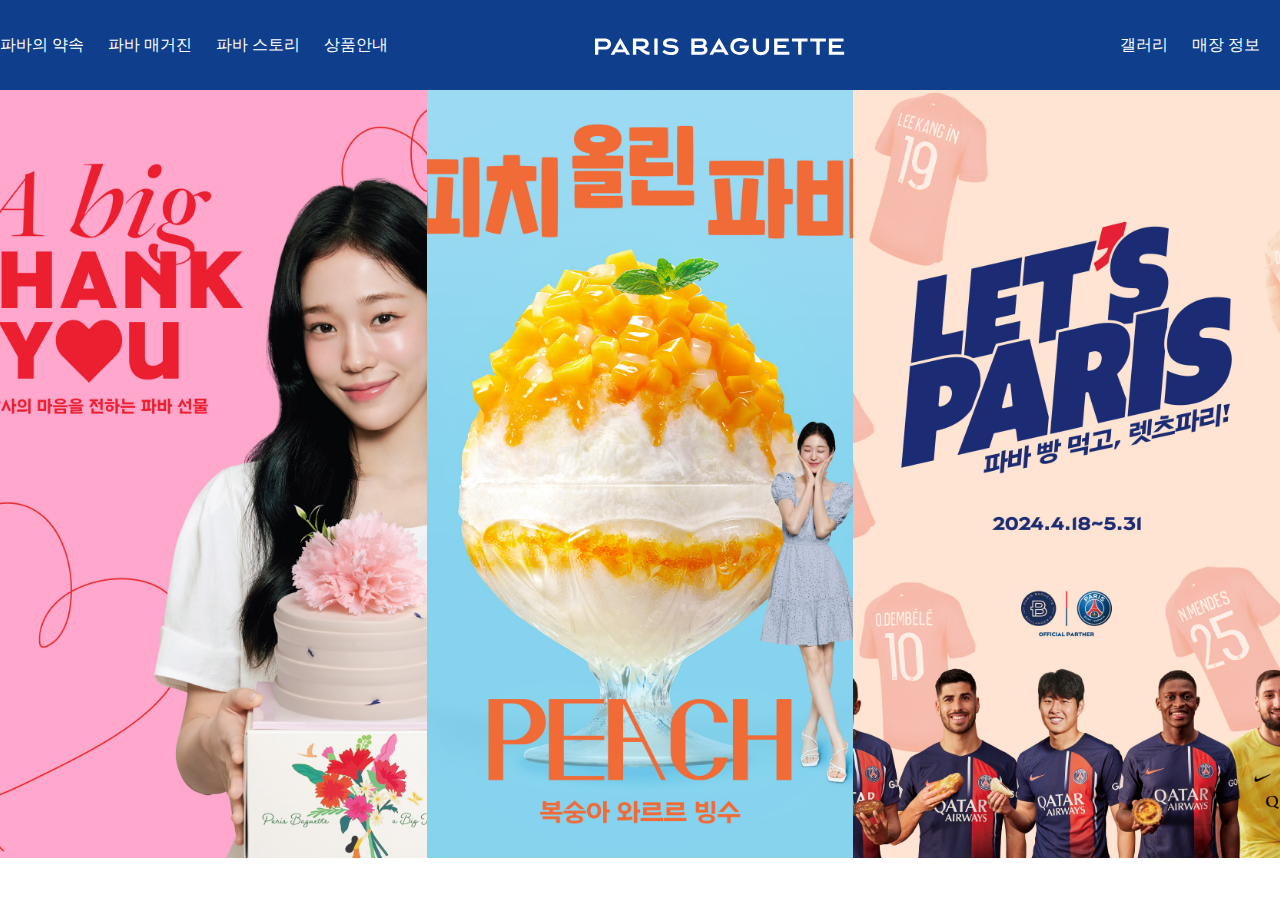
<file: 03.html/header.html>
<!DOCTYPE html>
<html lang="ko">
<head>
    <meta charset="UTF-8">
    <meta name="viewport" content="width=device-width, initial-scale=1.0">
    <title>파리바게뜨 헤더</title>
    <link rel="stylesheet" href="css/header.css" />
</head>
<body>
    <div class="wrap">
        <header class="header">
            <div class="inner">
                <h1 class="logo">
                    <a href="#">
                        <img src="img/logo.svg" alt="파리바게뜨" />
                    </a>
                </h1><!-- .logo end -->

                <nav class="nav">
                    <ul class="nav_left">
                        <li><a href="#">파바의 약속</a></li>
                        <li><a href="#">파바 매거진</a></li>
                        <li><a href="#">파바 스토리</a></li>
                        <li><a href="#">상품안내</a></li>
                    </ul><!-- nav_left end -->

                    <ul class="nav_right">
                        <li><a href="#">갤러리</a></li>
                        <li><a href="#">매장 정보</a></li>
                        <li><a href="#">주문 정보</a></li>
                        <li><a href="#">프로모션</a></li>
                    </ul><!-- nav_right end -->
                </nav><!-- .nav end --> 
            </div><!-- .inner end -->
        </header><!-- .header end -->

        <main class="main">
            <section class="main_visual">
                <figure>
                    <img src="img/메인배너_1600_2000.jpg" alt="메인배너1" />
                </figure>
                <figure>
                    <img src="img/메인배너_1600_2000-1.jpg" alt="메인배너2" />
                </figure>
                <figure>
                    <img src="img/0417_PSG직관이벤트4차_메인배너1600x2000-1.jpg" alt="메인배너3" />
                </figure>
            </section><!-- main_visual end -->
        </main><!-- .main end -->

    </div><!-- .wrap end -->
</body>
</html>
</file>
<file: 03.html/css/header.css>
@charset "utf-8" ;

* {
    margin: 0;
    padding: 0;
}

li {
    list-style: none;
}
a {
    text-decoration: none;
    color: inherit;
}
body {
    line-height: 1;
    color: #333;
}
.header {
    height: 90px;
    background-color: #0f3f8c;
}
.header .inner {
    width: 1440px;
    height: 100%;
    margin: 0 auto;
    position: relative;
}

.header .inner .logo {
    position: absolute;
    top: 50%;
    left: 50%;
    transform: translate(-50%, -50%);
}

.header .inner .nav {
    display: flex;
    justify-content: space-between;
}
.header .inner .nav ul li {
    display: inline-block;
    color: #fff;
    line-height: 90px;
}

.header .inner .nav ul.nav_left li {
    margin-right: 20px;
}
.header .inner .nav ul.nav_right li {
    margin-left: 20px;
}

.main_visual {
    height: 768px;
    display: flex;
}
.main_visual figure {
    width: 640px;
    height: 100%;
}
.main_visual figure img {
    width: 100%;
    height: 100%;
    object-fit: cover;
}
</file>
